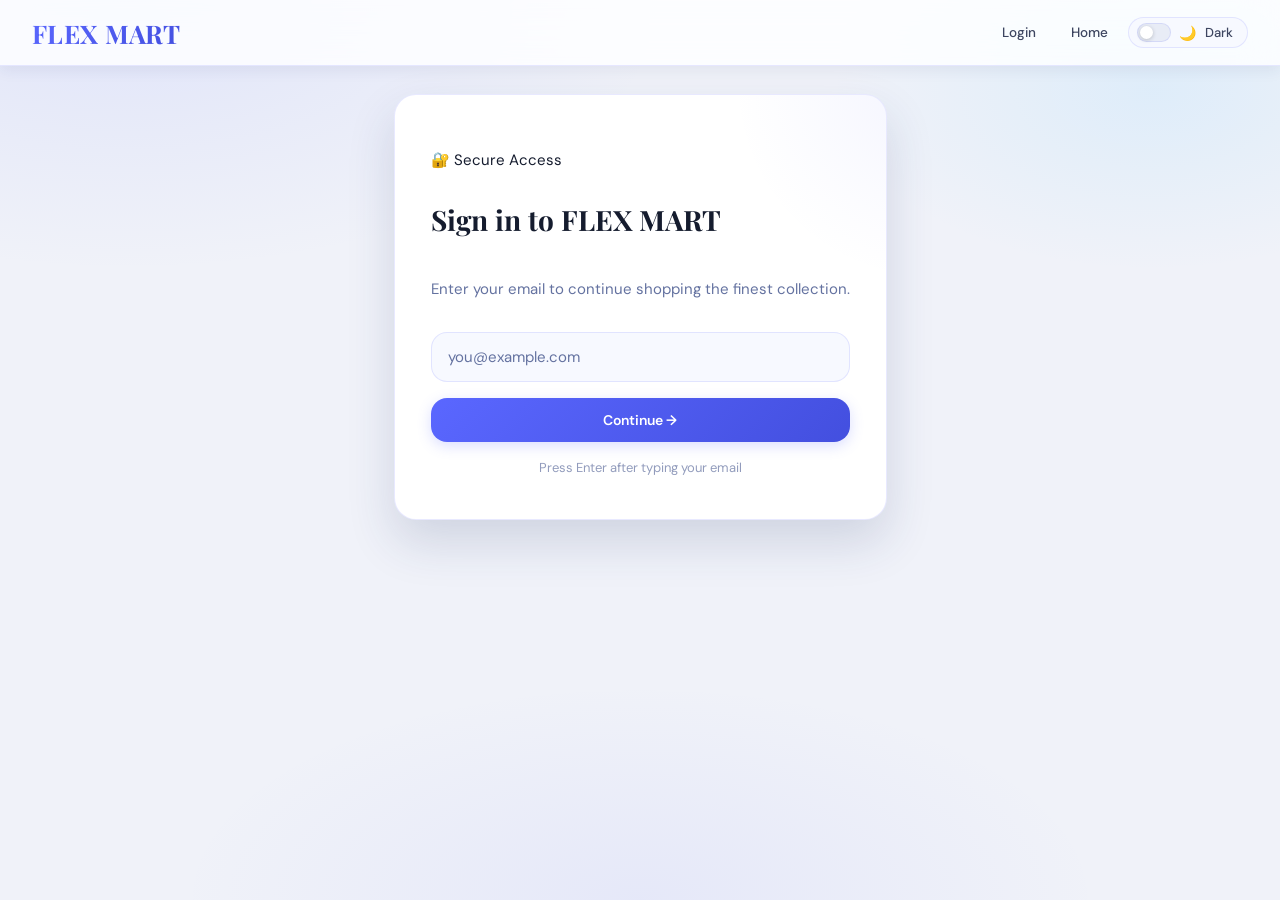
<file: index.html>
<!DOCTYPE html>
<html lang="en">
<head>
  <meta charset="UTF-8" />
  <meta name="viewport" content="width=device-width, initial-scale=1.0" />
  <title>FLEX MART</title>
  <link rel="stylesheet" href="styles.css" />
  <script src="theme.js"></script>
</head>
<body>
  <header class="site-header">
    <h1>FLEX MART</h1>
    <div class="header-actions">
      <button class="nav-link" onclick="window.location.href='index.html'">Home</button>
      <button class="nav-link" onclick="goToCart()">Cart</button>
      <button class="nav-link" onclick="window.location.href='checkout.html'">Checkout</button>
      <button class="nav-link" onclick="openAiHelp()">AI Help</button>
      <button class="theme-toggle" onclick="toggleTheme()" aria-label="Toggle theme">
        <div class="toggle-track"><div class="toggle-thumb"></div></div>
        <span class="toggle-icon" id="themeIcon">🌙</span>
        <span id="themeLabel">Dark</span>
      </button>
      <button class="logout-btn" onclick="logout()">Logout</button>
    </div>
  </header>

  <main class="page-shell">
    <section class="hero">
      <div class="hero-copy">
        <p class="badge">✨ Premium Collection</p>
        <h2>Shop luxury essentials with confidence.</h2>
        <p class="subtext">Modern designs, curated brands, and seamless checkout for a polished shopping experience.</p>
      </div>
      <div class="hero-actions">
        <button class="primary-btn" onclick="window.location.href='cart.html'">View Cart</button>
        <button class="secondary-btn" onclick="document.getElementById('productSearch').focus()">Search Products</button>
      </div>
      <div class="search-box">
        <input id="productSearch" class="text-input" type="search" placeholder="Search products, brands, or categories" oninput="onSearchInput(event)" />
      </div>
      <div id="typeNav" class="type-nav"></div>
    </section>

    <div id="message" class="message hidden"></div>
    <div id="products" class="grid"></div>
  </main>

  <script src="store.js"></script>
  <script src="script.js"></script>
  <script src="ai.js"></script>

  <div id="aiHelpModal" class="modal-overlay">
    <div class="modal-content">
      <button class="close-modal" onclick="closeAiHelp()">×</button>
      <h2>AI Product Assistant</h2>
      <p>Ask any question about products, cart, payment, or orders and the AI will guide you.</p>
      <div id="aiChatOutput" class="ai-chat-output"></div>
      <div class="ai-input-row">
        <input id="aiChatInput" type="text" placeholder="Describe your problem..." />
        <button class="primary-btn" onclick="sendAiMessage()">Send</button>
      </div>
    </div>
  </div>
</body>
</html>
</file>
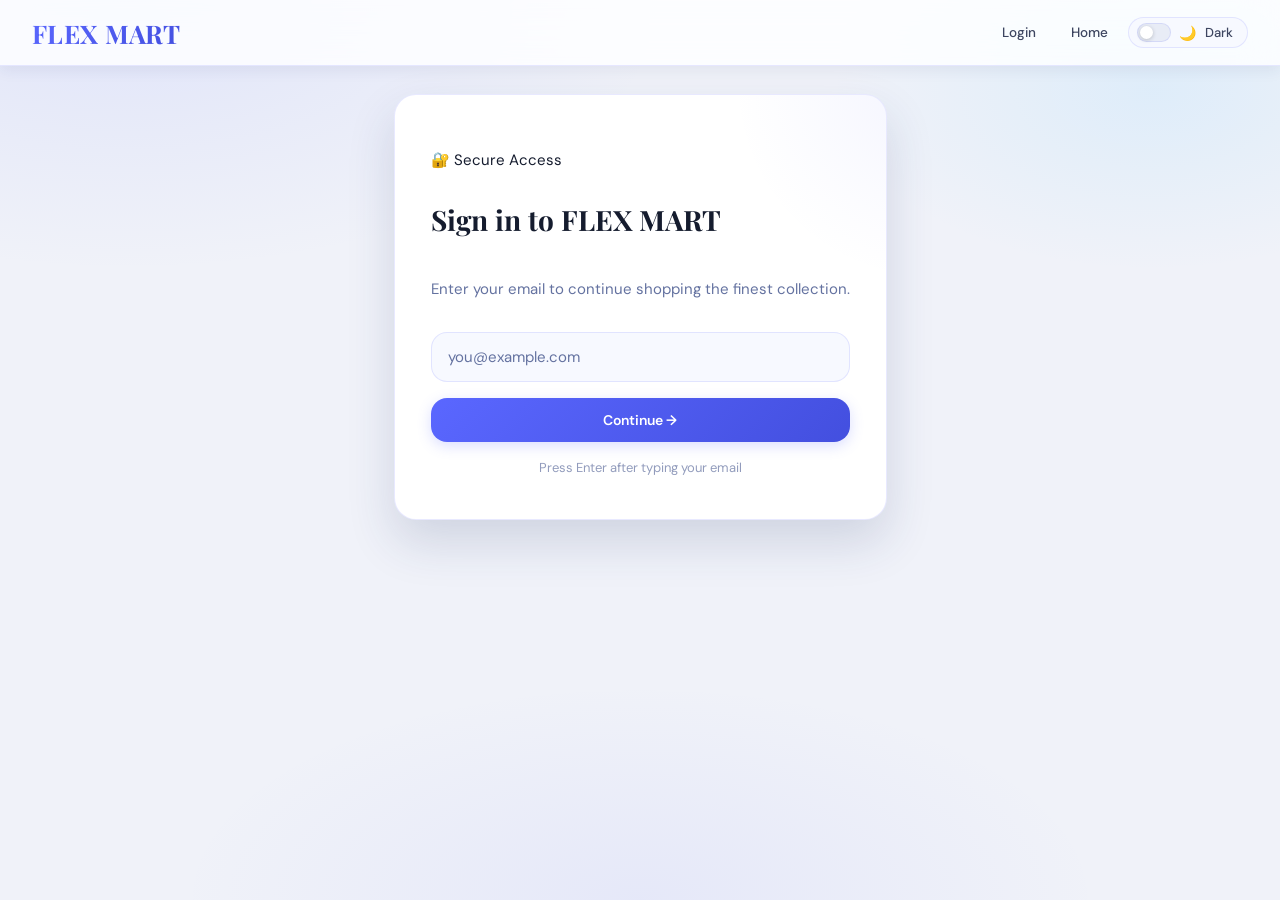
<file: cart.html>
<!DOCTYPE html>
<html lang="en">
<head>
  <meta charset="UTF-8" />
  <meta name="viewport" content="width=device-width, initial-scale=1.0" />
  <title>FLEX MART - Cart</title>
  <link rel="stylesheet" href="styles.css" />
  <script src="theme.js"></script>
</head>
<body>
  <header class="site-header">
    <h1>FLEX MART</h1>
    <div class="header-actions">
      <button class="nav-link" onclick="window.location.href='index.html'">Home</button>
      <button class="nav-link" onclick="window.location.href='cart.html'">Cart</button>
      <button class="nav-link" onclick="window.location.href='checkout.html'">Checkout</button>
      <button class="nav-link" onclick="openAiHelp()">AI Help</button>
      <button class="theme-toggle" onclick="toggleTheme()" aria-label="Toggle theme">
        <div class="toggle-track"><div class="toggle-thumb"></div></div>
        <span class="toggle-icon" id="themeIcon">🌙</span>
        <span id="themeLabel">Dark</span>
      </button>
      <button class="logout-btn" onclick="logout()">Logout</button>
    </div>
  </header>

  <main class="page-shell">
    <section class="hero">
      <p class="badge">🛒 Shopping Cart</p>
      <h2>Review & manage your items</h2>
      <p class="subtext">Everything you've added in one place, ready for checkout anytime.</p>
    </section>

    <div id="message" class="message hidden"></div>
    
    <div class="cart-container">
      <div class="cart-items-section">
        <div id="cart" class="cart-list"></div>
      </div>
      
      <aside class="cart-summary-sidebar">
        <div class="summary-card">
          <h3>Order Summary</h3>
          <div class="summary-break">
            <div class="summary-row">
              <span>Subtotal</span>
              <span id="subtotal">₹0</span>
            </div>
            <div class="summary-row">
              <span>Shipping</span>
              <span>Free</span>
            </div>
            <div class="summary-row">
              <span>Tax (est.)</span>
              <span>₹0</span>
            </div>
          </div>
          <div class="summary-total">
            <h2 id="total">Total: ₹0</h2>
          </div>
          <button class="primary-btn" onclick="checkout()">Proceed to Checkout →</button>
          <button class="secondary-btn" style="width: 100%; margin-top: 10px;" onclick="window.location.href='index.html'">Continue Shopping</button>
        </div>
      </aside>
    </div>
  </main>

  <script src="store.js"></script>
  <script src="cart.js"></script>
  <script src="ai.js"></script>

  <div id="aiHelpModal" class="modal-overlay">
    <div class="modal-content">
      <button class="close-modal" onclick="closeAiHelp()">×</button>
      <h2>AI Product Assistant</h2>
      <p>Ask any question about products, cart, payment, or orders and the AI will guide you.</p>
      <div id="aiChatOutput" class="ai-chat-output"></div>
      <div class="ai-input-row">
        <input id="aiChatInput" type="text" placeholder="Describe your problem..." />
        <button class="primary-btn" onclick="sendAiMessage()">Send</button>
      </div>
    </div>
  </div>
</body>
</html>
</file>
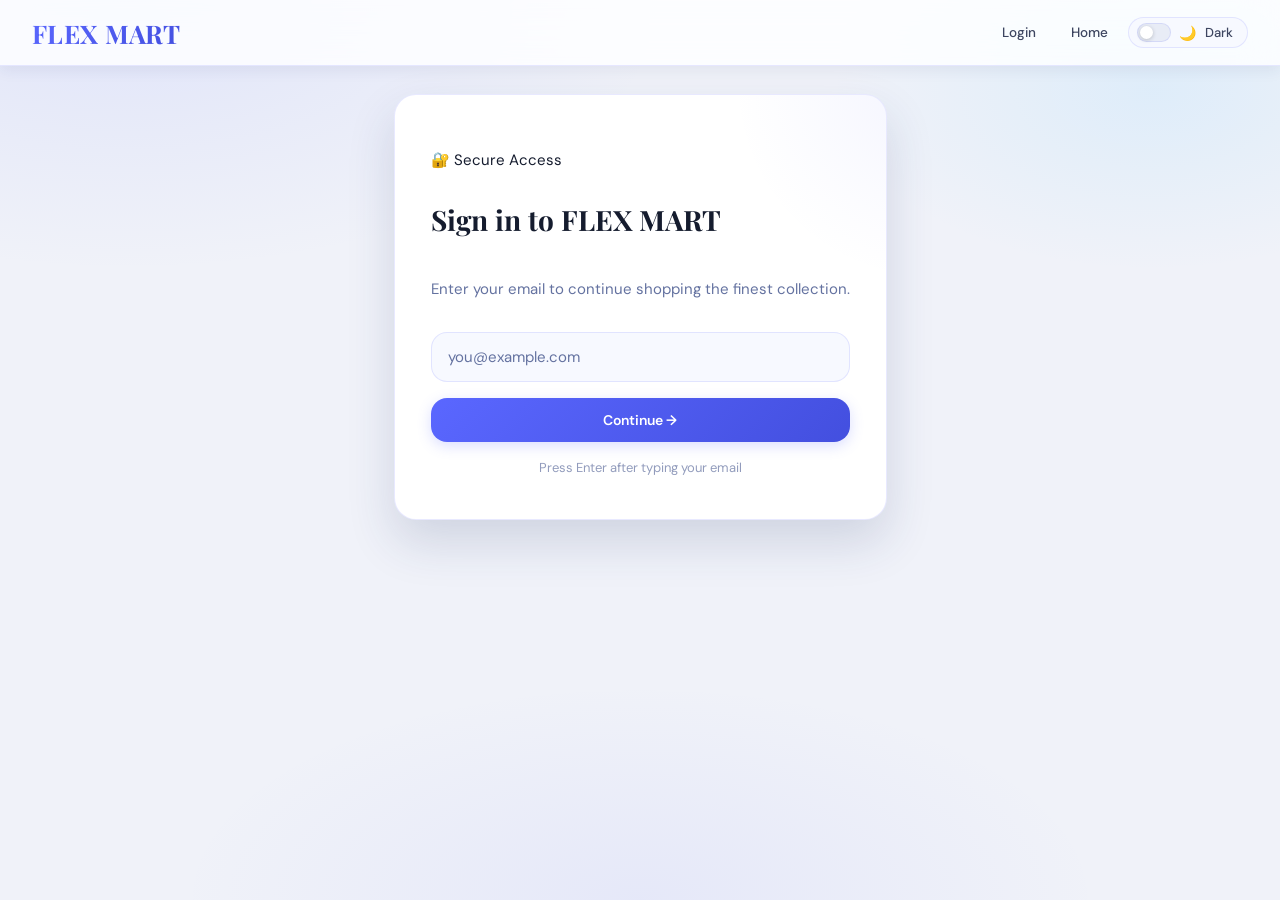
<file: checkout.html>
<!DOCTYPE html>
<html lang="en">
<head>
  <meta charset="UTF-8" />
  <meta name="viewport" content="width=device-width, initial-scale=1.0" />
  <title>FLEX MART - Checkout</title>
  <link rel="stylesheet" href="styles.css" />
  <script src="theme.js"></script>
</head>
<body>
  <header class="site-header">
    <h1>FLEX MART</h1>
    <div class="header-actions">
      <button class="nav-link" onclick="window.location.href='index.html'">Home</button>
      <button class="nav-link" onclick="window.location.href='cart.html'">Cart</button>
      <button class="nav-link" onclick="window.location.href='checkout.html'">Checkout</button>
      <button class="nav-link" onclick="openAiHelp()">AI Help</button>
      <button class="theme-toggle" onclick="toggleTheme()" aria-label="Toggle theme">
        <div class="toggle-track"><div class="toggle-thumb"></div></div>
        <span class="toggle-icon" id="themeIcon">🌙</span>
        <span id="themeLabel">Dark</span>
      </button>
      <button class="logout-btn" onclick="logout()">Logout</button>
    </div>
  </header>

  <main class="page-shell checkout-shell">
    <section class="checkout-header">
      <p class="badge">✅ Secure Checkout</p>
      <h2>Complete your purchase</h2>
      <p class="subtext">Review your items and delivery details before confirming.</p>
    </section>

    <div id="message" class="message hidden"></div>
    
    <div class="checkout-wrapper">
      <div class="checkout-form-section">
        <form id="checkoutForm">
          <h3>Delivery Address</h3>
          <input type="text" id="name" class="text-input" placeholder="Full Name" required>
          <input type="text" id="address" class="text-input" placeholder="Street Address" required>
          <input type="text" id="city" class="text-input" placeholder="City" required>
          <input type="text" id="state" class="text-input" placeholder="State" required>
          <input type="text" id="zip" class="text-input" placeholder="ZIP Code" required>
          <input type="text" id="phone" class="text-input" placeholder="Phone Number" required>
          
          <h3 style="margin-top: 32px;">Payment Method</h3>
          <select id="paymentMethod" class="text-input" required>
            <option value="">Select Payment Method</option>
            <option value="cod">Cash on Delivery</option>
            <option value="upi">UPI</option>
            <option value="card">Credit/Debit Card</option>
          </select>
          <button type="submit" class="primary-btn" style="margin-top: 24px;">Place Order →</button>
        </form>
        <div id="upiQrContainer" class="qr-container hidden"></div>
      </div>
      
      <aside class="checkout-summary-sidebar">
        <div class="summary-card">
          <h3>Order Review</h3>
          <div id="checkoutItems" class="checkout-items-preview"></div>
          <div class="summary-break">
            <div class="summary-row">
              <span>Subtotal</span>
              <span id="checkoutSubtotal">₹0</span>
            </div>
            <div class="summary-row">
              <span>Shipping</span>
              <span class="free-tag">Free</span>
            </div>
            <div class="summary-row">
              <span>Tax (est.)</span>
              <span id="checkoutTax">₹0</span>
            </div>
          </div>
          <div class="summary-total">
            <h2 id="checkoutTotal">Total: ₹0</h2>
          </div>
        </div>
      </aside>
    </div>
  </main>

  <script src="store.js"></script>
  <script src="checkout.js"></script>
  <script src="ai.js"></script>

  <div id="aiHelpModal" class="modal-overlay">
    <div class="modal-content">
      <button class="close-modal" onclick="closeAiHelp()">×</button>
      <h2>AI Product Assistant</h2>
      <p>Ask any question about products, cart, payment, or orders and the AI will guide you.</p>
      <div id="aiChatOutput" class="ai-chat-output"></div>
      <div class="ai-input-row">
        <input id="aiChatInput" type="text" placeholder="Describe your problem..." />
        <button class="primary-btn" onclick="sendAiMessage()">Send</button>
      </div>
    </div>
  </div>
</body>
</html>

<!-- Modal -->
<div id="successModal" class="modal-overlay">
  <div class="modal-content">
    <h2>Order Placed Successfully!</h2>
    <p>Your order has been confirmed. You will be redirected shortly.</p>
  </div>
</div>
</file>
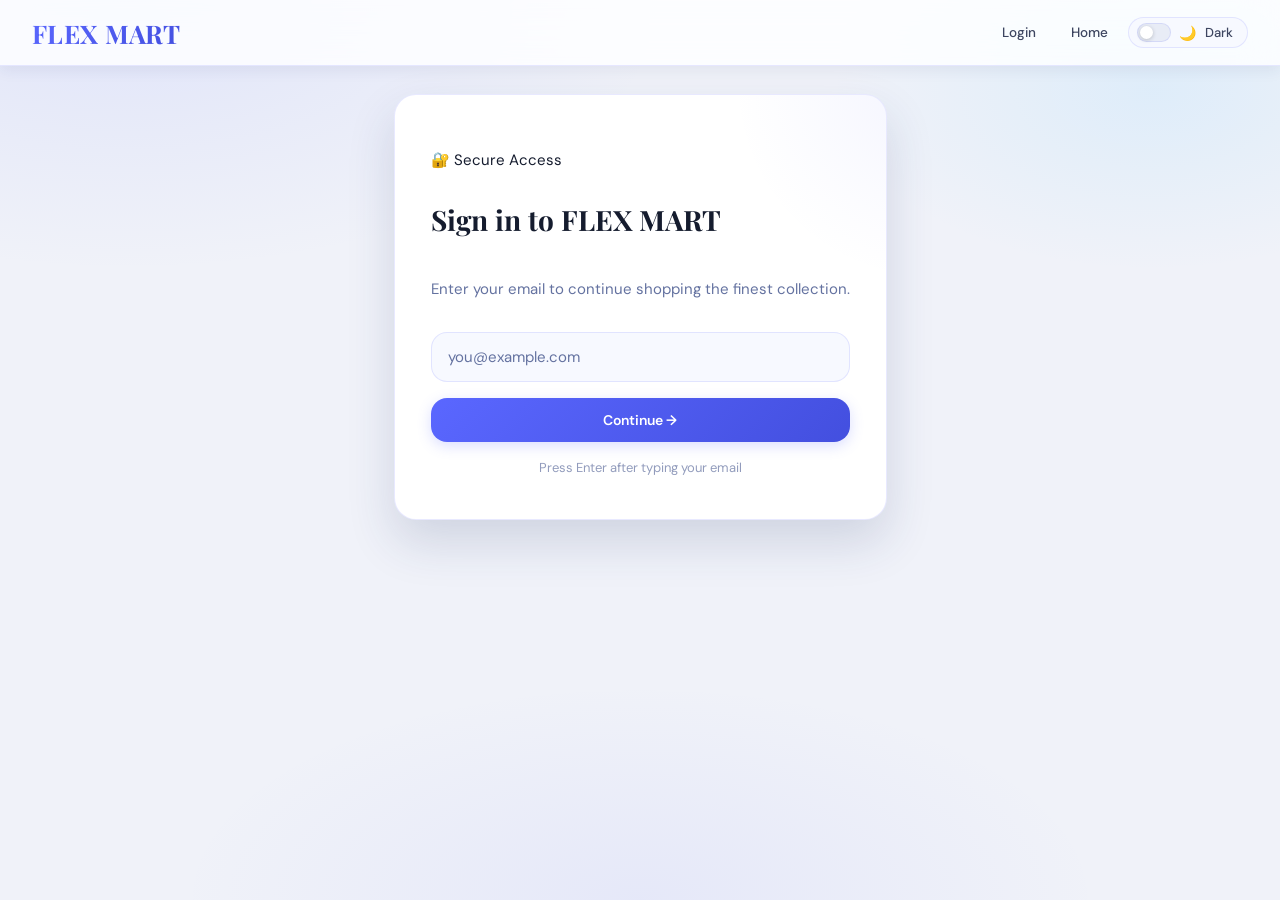
<file: login.html>
<!DOCTYPE html>
<html lang="en">
<head>
  <meta charset="UTF-8" />
  <meta name="viewport" content="width=device-width, initial-scale=1.0" />
  <title>FLEX MART - Login</title>
  <link rel="stylesheet" href="styles.css" />
  <script src="theme.js"></script>
</head>
<body>
  <header class="site-header">
    <h1>FLEX MART</h1>
    <div class="header-actions">
      <button class="nav-link" onclick="window.location.href='login.html'">Login</button>
      <button class="nav-link" onclick="window.location.href='index.html'">Home</button>
      <button class="theme-toggle" onclick="toggleTheme()" aria-label="Toggle theme">
        <div class="toggle-track"><div class="toggle-thumb"></div></div>
        <span class="toggle-icon" id="themeIcon">🌙</span>
        <span id="themeLabel">Dark</span>
      </button>
    </div>
  </header>

  <main class="page-shell">
    <section class="checkout-card auth-card">
      <p class="badge">🔐 Secure Access</p>
      <h2>Sign in to FLEX MART</h2>
      <p class="subtext">Enter your email to continue shopping the finest collection.</p>
      <div id="message" class="message hidden"></div>
      <input id="emailInput" class="text-input" type="email" placeholder="you@example.com" autocomplete="email" />
      <button class="primary-btn" onclick="login()">Continue →</button>
      <p class="subtext" style="text-align:center; font-size:13px; margin:0; opacity: 0.7;">Press Enter after typing your email</p>
    </section>
  </main>

  <script src="store.js"></script>
  <script src="login.js"></script>
</body>
</html>
</file>
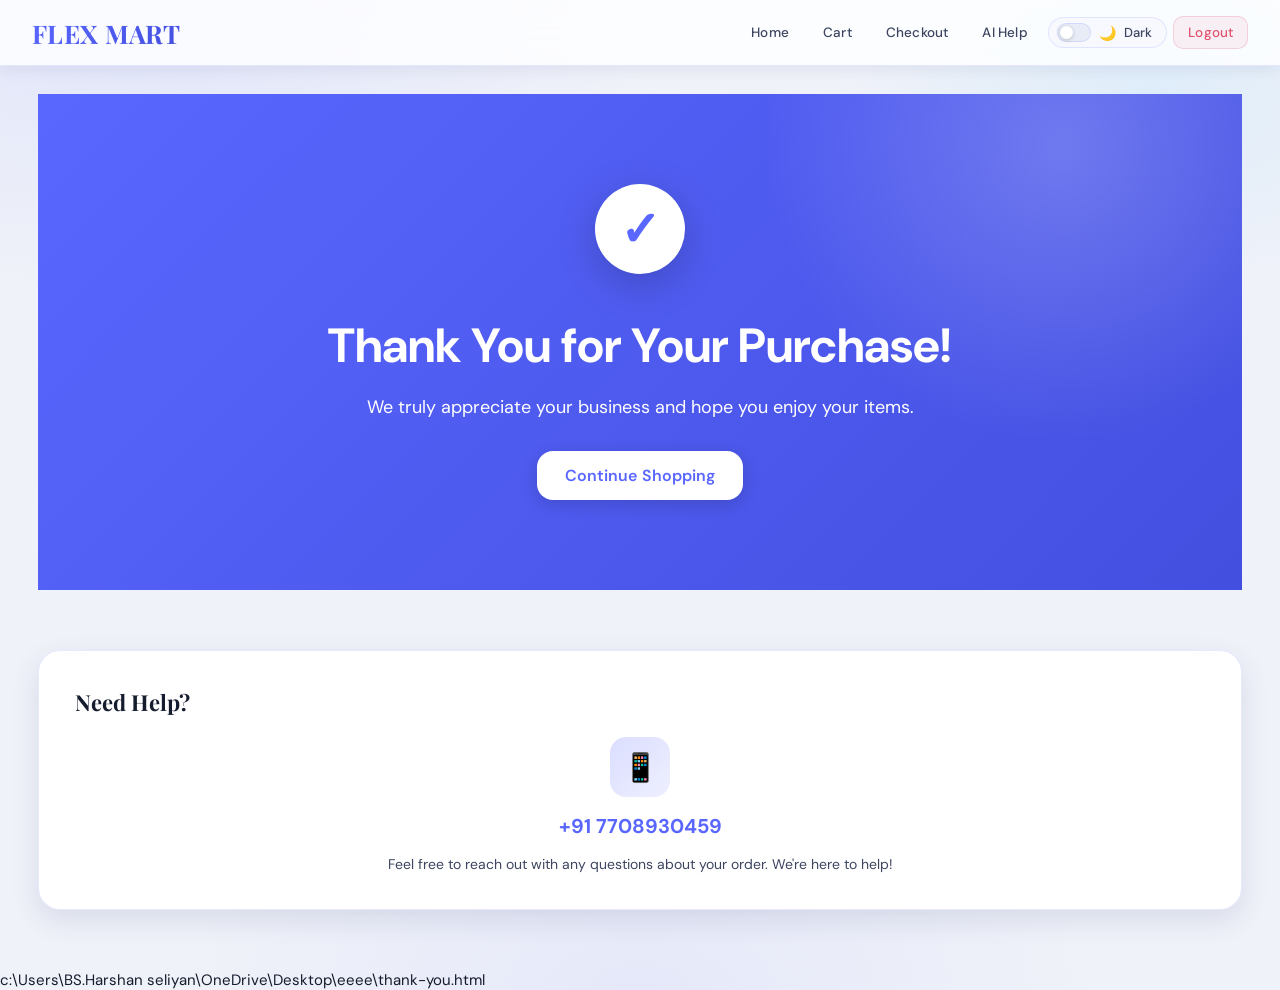
<file: thank-you.html>
<!DOCTYPE html>
<html lang="en">
<head>
  <meta charset="UTF-8" />
  <meta name="viewport" content="width=device-width, initial-scale=1.0" />
  <title>Thank You - FLEX MART</title>
  <link rel="stylesheet" href="styles.css" />
  <script src="theme.js"></script>
  <style>
    .thank-you-hero {
      text-align: center;
      padding: 90px 32px;
      background: linear-gradient(135deg, var(--accent), var(--accent-deep));
      color: white;
      animation: fadeInUp 1s ease both;
      position: relative;
      overflow: hidden;
    }

    .thank-you-hero::before {
      content: '';
      position: absolute;
      top: -50%;
      right: -10%;
      width: 600px;
      height: 600px;
      background: radial-gradient(circle, rgba(255,255,255,0.2) 0%, transparent 70%);
      border-radius: 50%;
      pointer-events: none;
    }

    .thank-you-hero h1 {
      font-size: clamp(32px, 5vw, 48px);
      margin-bottom: 16px;
      animation: bounceIn 1.2s ease both 0.3s;
      position: relative;
      z-index: 1;
    }

    .thank-you-hero p {
      font-size: 18px;
      margin-bottom: 32px;
      opacity: 0.95;
      animation: fadeIn 1s ease both 0.6s;
      position: relative;
      z-index: 1;
    }

    .checkmark {
      width: 90px;
      height: 90px;
      border-radius: 50%;
      background: white;
      display: flex;
      align-items: center;
      justify-content: center;
      margin: 0 auto 24px;
      animation: checkmark 0.8s ease both 0.9s;
      box-shadow: 0 10px 40px rgba(0,0,0,0.2);
      position: relative;
      z-index: 1;
    }

    .checkmark::after {
      content: '✓';
      font-size: 48px;
      color: var(--accent);
      font-weight: bold;
      animation: checkmarkFill 0.6s ease both 1.5s;
    }

    .back-btn {
      background: white;
      color: var(--accent);
      border: none;
      padding: 14px 28px;
      border-radius: var(--radius-md);
      font-size: 16px;
      font-weight: 600;
      cursor: pointer;
      transition: all 0.3s ease;
      animation: fadeIn 1s ease both 1.2s;
      box-shadow: 0 4px 16px rgba(0,0,0,0.15);
      position: relative;
      z-index: 1;
    }

    .back-btn:hover {
      transform: translateY(-3px);
      box-shadow: 0 8px 24px rgba(0,0,0,0.25);
    }

    /* Contact Section */
    .contact-section {
      background: var(--panel);
      border: 1px solid var(--border);
      border-radius: var(--radius-lg);
      padding: 36px;
      margin-top: 40px;
      animation: fadeInUp 1s ease both 1.5s;
      box-shadow: var(--shadow-md);
      position: relative;
    }

    .contact-icon-box {
      width: 60px;
      height: 60px;
      background: linear-gradient(135deg, var(--accent-glow), rgba(90,103,255,0.1));
      border-radius: var(--radius-md);
      display: flex;
      align-items: center;
      justify-content: center;
      margin: 0 auto 16px;
      transform: scale(0);
      animation: scaleIn 0.6s ease both 1.7s;
    }

    .contact-section h3 {
      font-family: var(--font-display);
      font-size: 22px;
      margin: 0 0 20px;
      color: var(--text);
      font-weight: 700;
    }

    .contact-info {
      display: flex;
      align-items: center;
      justify-content: center;
      gap: 12px;
      margin-bottom: 16px;
    }

    .contact-info a {
      color: var(--accent);
      text-decoration: none;
      font-weight: 700;
      font-size: 20px;
      transition: all 0.3s ease;
    }

    .contact-info a:hover {
      color: var(--accent-deep);
      transform: scale(1.05);
    }

    .contact-icon {
      font-size: 28px;
    }

    @keyframes fadeInUp {
      from { opacity: 0; transform: translateY(40px); }
      to { opacity: 1; transform: translateY(0); }
    }

    @keyframes bounceIn {
      0% { transform: scale(0.3) rotate(-20deg); opacity: 0; }
      50% { transform: scale(1.1); }
      70% { transform: scale(0.95); }
      100% { transform: scale(1) rotate(0); opacity: 1; }
    }

    @keyframes scaleIn {
      from { transform: scale(0) rotate(-30deg); }
      to { transform: scale(1) rotate(0); }
    }

    @keyframes checkmarkFill {
      from { transform: scale(0); }
      to { transform: scale(1); }
    }

    @keyframes fadeIn {
      from { opacity: 0; }
      to { opacity: 1; }
    }

    @keyframes checkmark {
      0% { transform: scale(0) rotate(-20deg); }
      100% { transform: scale(1) rotate(0); }
    }

    /* Confetti animation */
    .confetti {
      position: absolute;
      top: 0;
      left: 0;
      width: 100%;
      height: 100%;
      pointer-events: none;
      overflow: hidden;
    }

    .confetti-piece {
      position: absolute;
      width: 10px;
      height: 10px;
      background: #fff;
      animation: fall 3s linear 1 forwards;
      opacity: 1;
    }

    .confetti-piece:nth-child(odd) {
      background: var(--success);
    }

    .confetti-piece:nth-child(3n) {
      background: var(--accent);
    }

    .confetti-piece:nth-child(5n) {
      background: var(--accent-glow);
    }

    @keyframes fall {
      0% { 
        transform: translateY(-100vh) rotate(0deg); 
        opacity: 1;
      }
      100% { 
        transform: translateY(100vh) rotate(360deg); 
        opacity: 0;
      }
    }
  </style>
</head>
<body>
  <header class="site-header">
    <h1>FLEX MART</h1>
    <div class="header-actions">
      <button class="nav-link" onclick="window.location.href='index.html'">Home</button>
      <button class="nav-link" onclick="goToCart()">Cart</button>
      <button class="nav-link" onclick="window.location.href='checkout.html'">Checkout</button>
      <button class="nav-link" onclick="openAiHelp()">AI Help</button>
      <button class="theme-toggle" onclick="toggleTheme()" aria-label="Toggle theme">
        <div class="toggle-track"><div class="toggle-thumb"></div></div>
        <span class="toggle-icon" id="themeIcon">🌙</span>
        <span id="themeLabel">Dark</span>
      </button>
      <button class="logout-btn" onclick="logout()">Logout</button>
    </div>
  </header>

  <main class="page-shell">
    <section class="thank-you-hero">
      <div class="confetti" id="confetti"></div>
      <div class="checkmark"></div>
      <h1>Thank You for Your Purchase!</h1>
      <p>We truly appreciate your business and hope you enjoy your items.</p>
      <button class="back-btn" onclick="window.location.href='index.html'">Continue Shopping</button>
    </section>

    <section class="contact-section">
      <h3>Need Help?</h3>
      <div class="contact-icon-box">
        <span class="contact-icon">📱</span>
      </div>
      <div class="contact-info">
        <a href="tel:+917708930459">+91 7708930459</a>
      </div>
      <p style="text-align: center; color: var(--text2); margin: 0; font-size: 14px;">Feel free to reach out with any questions about your order. We're here to help!</p>
    </section>
  </main>

  <script src="store.js"></script>
  <script>
    // Play celebration sound on page load
    window.addEventListener('load', () => {
      const preferredAudioUrl = "google_pay.mp3";
      const fallbackAudioUrl = "https://actions.google.com/sounds/v1/alarms/alarm_clock.ogg";
      const bonusAudioUrl = "event.mp3"; // additional feel-good tone

      const play = url => {
        const audio = new Audio(url);
        audio.volume = 1.0;
        return audio.play();
      };

      play(preferredAudioUrl)
        .then(() => play(bonusAudioUrl).catch(err => console.warn("Bonus audio failed", err)))
        .catch(err => {
          console.warn("Storyblocks sound failed, using fallback audio", err);
          play(fallbackAudioUrl)
            .then(() => play(bonusAudioUrl).catch(err2 => console.warn("Bonus audio failed", err2)))
            .catch(err2 => {
              console.error("Fallback play failed", err2);
              play(bonusAudioUrl).catch(err3 => console.error("Bonus audio failed", err3));
            });
        });
    });

    // Generate confetti
    function createConfetti() {
      const confetti = document.getElementById('confetti');
      for (let i = 0; i < 50; i++) {
        const piece = document.createElement('div');
        piece.className = 'confetti-piece';
        piece.style.left = Math.random() * 100 + '%';
        piece.style.animationDelay = Math.random() * 3 + 's';
        piece.style.animationDuration = (Math.random() * 2 + 3) + 's';
        confetti.appendChild(piece);
      }
    }

    createConfetti();

    // Auto redirect after 5 seconds
    setTimeout(() => {
      window.location.href = 'index.html';
    }, 5000);
  </script>
  <script src="ai.js"></script>

  <div id="aiHelpModal" class="modal-overlay">
    <div class="modal-content">
      <button class="close-modal" onclick="closeAiHelp()">×</button>
      <h2>AI Product Assistant</h2>
      <p>Ask any question about products, cart, payment, or orders and the AI will guide you.</p>
      <div id="aiChatOutput" class="ai-chat-output"></div>
      <div class="ai-input-row">
        <input id="aiChatInput" type="text" placeholder="Describe your problem..." />
        <button class="primary-btn" onclick="sendAiMessage()">Send</button>
      </div>
    </div>
  </div>
</body>
</html></content>
<parameter name="filePath">c:\Users\BS.Harshan seliyan\OneDrive\Desktop\eeee\thank-you.html
</file>
<file: styles.css>
@import url('https://fonts.googleapis.com/css2?family=Playfair+Display:wght@500;600;700&family=DM+Sans:ital,opsz,wght@0,9..40,300;0,9..40,400;0,9..40,500;0,9..40,600;1,9..40,300&display=swap');

:root {
  --bg:          #f0f2f9;
  --bg2:         #e8ecf6;
  --panel:       #ffffff;
  --panel-soft:  #f7f9ff;
  --panel-hover: #f0f4ff;
  --border:      rgba(90,103,255,0.14);
  --border-active: rgba(90,103,255,0.40);
  --text:        #151c2e;
  --text2:       #3d4560;
  --muted:       #6472a0;
  --accent:      #5a67ff;
  --accent-deep: #434fdf;
  --accent-glow: rgba(90,103,255,0.22);
  --danger:      #e0526e;
  --success:     #28a968;
  --success-bg:  rgba(40,169,104,0.10);
  --shadow-sm:   0 4px 14px rgba(37,55,105,0.08);
  --shadow-md:   0 10px 28px rgba(37,55,105,0.12);
  --shadow-lg:   0 22px 48px rgba(37,55,105,0.16);
  --radius-sm:   10px;
  --radius-md:   16px;
  --radius-lg:   22px;
  --header-bg:   rgba(255,255,255,0.82);
  --card-bg:     linear-gradient(160deg,#f7f9ff,#ffffff);
  --hero-bg:     linear-gradient(145deg,rgba(255,255,255,0.97),rgba(244,248,255,0.97));
  --font-body:   'DM Sans', sans-serif;
  --font-display:'Playfair Display', Georgia, serif;
  --transition:  0.3s cubic-bezier(0.22,1,0.36,1);
}

[data-theme="dark"] {
  --bg:          #0d0f1a;
  --bg2:         #121524;
  --panel:       #181c2e;
  --panel-soft:  #1e2236;
  --panel-hover: #232840;
  --border:      rgba(120,135,255,0.14);
  --border-active: rgba(120,135,255,0.42);
  --text:        #e8ecff;
  --text2:       #b0b8d8;
  --muted:       #7880a8;
  --accent:      #7481ff;
  --accent-deep: #5a67ff;
  --accent-glow: rgba(116,129,255,0.20);
  --danger:      #f07090;
  --success:     #3ecf84;
  --success-bg:  rgba(62,207,132,0.10);
  --shadow-sm:   0 4px 14px rgba(0,0,0,0.30);
  --shadow-md:   0 10px 28px rgba(0,0,0,0.38);
  --shadow-lg:   0 22px 48px rgba(0,0,0,0.45);
  --header-bg:   rgba(18,21,36,0.88);
  --card-bg:     linear-gradient(160deg,#1e2236,#181c2e);
  --hero-bg:     linear-gradient(145deg,rgba(24,28,46,0.98),rgba(20,24,42,0.97));
}

*, *::before, *::after { box-sizing: border-box; }
html { scroll-behavior: smooth; }

body {
  margin: 0;
  font-family: var(--font-body);
  font-size: 15px;
  color: var(--text);
  min-height: 100vh;
  overflow-x: hidden;
  transition: background-color 0.4s ease, color 0.4s ease;
  background-color: var(--bg);
  background-image:
    radial-gradient(ellipse 70% 50% at 10% 0%, rgba(117,136,255,0.13) 0%, transparent 60%),
    radial-gradient(ellipse 50% 40% at 90% 10%, rgba(94,197,255,0.12) 0%, transparent 50%),
    radial-gradient(ellipse 60% 40% at 50% 100%, rgba(90,103,255,0.07) 0%, transparent 60%);
}

[data-theme="dark"] body {
  background-image:
    radial-gradient(ellipse 70% 50% at 10% 0%, rgba(90,103,255,0.12) 0%, transparent 60%),
    radial-gradient(ellipse 50% 40% at 90% 10%, rgba(60,100,200,0.10) 0%, transparent 50%),
    radial-gradient(ellipse 60% 40% at 50% 100%, rgba(90,103,255,0.06) 0%, transparent 60%);
}

/* HEADER */
.site-header {
  display: flex;
  justify-content: space-between;
  align-items: center;
  padding: 0 32px;
  height: 66px;
  background: var(--header-bg);
  backdrop-filter: blur(18px) saturate(180%);
  -webkit-backdrop-filter: blur(18px) saturate(180%);
  border-bottom: 1px solid var(--border);
  box-shadow: var(--shadow-sm);
  position: sticky;
  top: 0;
  z-index: 100;
  animation: slideDown 0.5s ease both;
  transition: background 0.4s ease, border-color 0.4s ease;
}

.site-header h1 {
  margin: 0;
  font-family: var(--font-display);
  font-weight: 700;
  font-size: clamp(18px, 2vw, 26px);
  letter-spacing: 0.3px;
  background: linear-gradient(135deg, var(--accent), var(--accent-deep));
  -webkit-background-clip: text;
  -webkit-text-fill-color: transparent;
  background-clip: text;
}

.header-actions {
  display: flex;
  align-items: center;
  gap: 6px;
  flex-wrap: wrap;
  justify-content: flex-end;
}

/* THEME TOGGLE */
.theme-toggle {
  display: inline-flex;
  align-items: center;
  gap: 8px;
  background: var(--panel-soft);
  border: 1px solid var(--border);
  border-radius: 999px;
  padding: 5px 14px 5px 8px;
  cursor: pointer;
  font-family: var(--font-body);
  font-size: 13px;
  font-weight: 500;
  color: var(--text2);
  transition: var(--transition);
  min-height: unset;
  box-shadow: none;
  white-space: nowrap;
}

.theme-toggle:hover {
  border-color: var(--border-active);
  background: var(--panel-hover);
  transform: translateY(-1px);
  box-shadow: var(--shadow-sm);
}

.theme-toggle:active { transform: translateY(0); filter: none; }

.toggle-track {
  width: 34px;
  height: 19px;
  border-radius: 999px;
  background: var(--bg2);
  border: 1px solid var(--border);
  position: relative;
  transition: background 0.3s ease, border-color 0.3s ease;
  flex-shrink: 0;
}

[data-theme="dark"] .toggle-track {
  background: linear-gradient(135deg, var(--accent), var(--accent-deep));
  border-color: transparent;
}

.toggle-thumb {
  width: 13px;
  height: 13px;
  background: #fff;
  border-radius: 50%;
  position: absolute;
  top: 2px;
  left: 2px;
  transition: transform 0.3s cubic-bezier(0.34,1.56,0.64,1);
  box-shadow: 0 1px 4px rgba(0,0,0,0.2);
}

[data-theme="dark"] .toggle-thumb { transform: translateX(15px); }

.toggle-icon { font-size: 14px; line-height: 1; }

/* NAV BUTTONS */
.nav-link {
  background: transparent;
  border: none;
  color: var(--text2);
  font-family: var(--font-body);
  font-size: 13.5px;
  font-weight: 500;
  padding: 7px 14px;
  border-radius: var(--radius-sm);
  cursor: pointer;
  transition: color var(--transition), background var(--transition);
  box-shadow: none;
  letter-spacing: 0.2px;
}

.nav-link:hover {
  color: var(--text);
  background: var(--panel-hover);
  transform: none;
  box-shadow: none;
}

.nav-link:active { transform: none; filter: none; }

.logout-btn {
  background: rgba(224,82,110,0.08);
  border: 1px solid rgba(224,82,110,0.2);
  color: var(--danger);
  font-family: var(--font-body);
  font-size: 13.5px;
  font-weight: 500;
  padding: 7px 14px;
  border-radius: var(--radius-sm);
  cursor: pointer;
  transition: var(--transition);
  box-shadow: none;
}

.logout-btn:hover {
  background: rgba(224,82,110,0.14);
  border-color: rgba(224,82,110,0.4);
  transform: translateY(-1px);
  box-shadow: 0 4px 12px rgba(224,82,110,0.18);
}

.secondary-btn {
  color: var(--text2);
  background: transparent;
  border: 1px solid var(--border);
  font-family: var(--font-body);
  font-size: 13.5px;
  font-weight: 500;
  padding: 7px 14px;
  border-radius: var(--radius-sm);
  cursor: pointer;
  transition: var(--transition);
}

.secondary-btn:hover {
  border-color: var(--border-active);
  color: var(--text);
  background: var(--panel-hover);
  transform: none;
  box-shadow: none;
}

/* LAYOUT */
.page-shell {
  width: min(1280px, 94vw);
  margin: 28px auto 60px;
  display: grid;
  gap: 20px;
  animation: fadeUp 0.7s ease both;
}

/* HERO */
.hero {
  background: linear-gradient(160deg, rgba(90,103,255,0.10), rgba(255,255,255,0.96));
  border: 1px solid rgba(90,103,255,0.16);
  border-radius: calc(var(--radius-lg) + 2px);
  padding: 44px 42px 30px;
  box-shadow: 0 28px 80px rgba(37,55,105,0.08);
  position: relative;
  overflow: hidden;
  transition: box-shadow var(--transition), border-color var(--transition);
}

.hero::before {
  content: '';
  position: absolute;
  top: -50px; right: -60px;
  width: 320px; height: 320px;
  border-radius: 50%;
  background: radial-gradient(circle, rgba(90,103,255,0.16) 0%, transparent 68%);
  pointer-events: none;
}

.hero:hover {
  box-shadow: 0 32px 96px rgba(37,55,105,0.12);
  border-color: rgba(90,103,255,0.24);
}

.hero-copy {
  max-width: 660px;
}

.hero-actions {
  display: flex;
  flex-wrap: wrap;
  gap: 12px;
  margin: 24px 0 20px;
}

.secondary-btn {
  display: inline-flex;
  align-items: center;
  justify-content: center;
  gap: 8px;
  border: 1px solid rgba(90,103,255,0.24);
  background: transparent;
  color: var(--accent);
  padding: 14px 24px;
  border-radius: 999px;
  cursor: pointer;
  transition: transform 0.25s ease, background 0.25s ease;
}

.secondary-btn:hover {
  background: rgba(90,103,255,0.10);
  transform: translateY(-2px);
}

.search-box {
  margin-top: 18px;
}

.search-box .text-input {
  width: 100%;
  max-width: 680px;
  padding: 16px 18px;
  border-radius: var(--radius-lg);
  border: 1px solid rgba(90,103,255,0.18);
  background: #ffffff;
  box-shadow: inset 0 2px 8px rgba(15, 23, 42, 0.04);
}

.hero h2 {
  margin: 0 0 14px;
  font-family: var(--font-display);
  font-size: clamp(36px, 5vw, 54px);
  font-weight: 700;
  line-height: 1.05;
  color: var(--text);
}

.hero p.subtext {
  max-width: 640px;
  font-size: 17px;
  color: var(--text2);
  margin-bottom: 0;
}

/* TYPE NAV */
.type-nav {
  margin-top: 20px;
  display: flex;
  flex-wrap: wrap;
  gap: 8px;
}

.type-chip {
  border: 1px solid var(--border);
  background: var(--panel-soft);
  color: var(--text2);
  border-radius: 999px;
  padding: 6px 16px;
  font-size: 13px;
  font-weight: 500;
  font-family: var(--font-body);
  cursor: pointer;
  transition: var(--transition);
  box-shadow: none;
}

.type-chip:hover {
  border-color: var(--border-active);
  color: var(--text);
  background: var(--panel-hover);
  transform: translateY(-1px);
  box-shadow: var(--shadow-sm);
}

.type-chip.active {
  color: #fff;
  background: linear-gradient(135deg, var(--accent), var(--accent-deep));
  border-color: transparent;
  box-shadow: 0 4px 14px var(--accent-glow);
}

.type-chip:active { transform: translateY(0); }

.subtext { color: var(--muted); line-height: 1.6; }

/* PRODUCT GRID */
.grid {
  display: grid;
  grid-template-columns: repeat(auto-fill, minmax(260px, 1fr));
  gap: 24px;
  align-items: start;
  animation: fadeUp 0.7s ease both 0.2s;
}

.card {
  background: var(--card-bg);
  border: 1px solid var(--border);
  border-radius: var(--radius-lg);
  padding: 14px;
  box-shadow: var(--shadow-sm);
  transition: transform var(--transition), box-shadow var(--transition), border-color var(--transition);
  animation: fadeUp 0.55s ease both;
  position: relative;
  overflow: hidden;
}

.card:hover {
  transform: translateY(-6px) scale(1.008);
  border-color: var(--border-active);
  box-shadow: var(--shadow-lg);
}

.card img {
  width: 100%;
  height: clamp(160px, 20vw, 210px);
  object-fit: cover;
  border-radius: calc(var(--radius-lg) - 6px);
  display: block;
  transition: transform 0.5s ease;
}

.card:hover img { transform: scale(1.04); }

.card h3 {
  margin: 12px 0 4px;
  font-family: var(--font-display);
  font-size: 16.5px;
  font-weight: 600;
  color: var(--text);
  line-height: 1.3;
}

.card .subtext { font-size: 12.5px; margin: 0 0 10px; }

.price {
  color: var(--accent);
  font-weight: 700;
  font-size: 17px;
  margin: 0 0 14px;
  letter-spacing: -0.3px;
}

/* BUTTONS */
button {
  border: 0;
  border-radius: var(--radius-sm);
  padding: 10px 18px;
  cursor: pointer;
  font-weight: 600;
  font-family: var(--font-body);
  letter-spacing: 0.1px;
  transition: var(--transition);
}

button:active { filter: brightness(0.94); }
button:disabled { opacity: 0.5; cursor: not-allowed; box-shadow: none; }

.primary-btn {
  width: 100%;
  color: #fff;
  background: linear-gradient(135deg, var(--accent), var(--accent-deep));
  box-shadow: 0 4px 14px var(--accent-glow);
  font-size: 14px;
  padding: 13px 20px;
  border-radius: var(--radius-md);
  font-weight: 600;
  transition: all var(--transition);
  position: relative;
  overflow: hidden;
}

.primary-btn::before {
  content: '';
  position: absolute;
  top: 0;
  left: -100%;
  width: 100%;
  height: 100%;
  background: rgba(255, 255, 255, 0.15);
  transition: left 0.3s ease;
}

.primary-btn:hover {
  transform: translateY(-3px);
  box-shadow: 0 12px 32px var(--accent-glow);
  filter: brightness(1.1);
}

.primary-btn:hover::before {
  left: 100%;
}

.primary-btn:active {
  transform: translateY(-1px);
}

/* ENHANCED CARD STYLING */
.card {
  border: 1px solid var(--border);
  background: var(--panel);
  border-radius: var(--radius-lg);
  overflow: hidden;
  transition: all var(--transition);
  box-shadow: var(--shadow-sm);
  position: relative;
}

.card::before {
  content: '';
  position: absolute;
  top: 0;
  left: -100%;
  width: 100%;
  height: 100%;
  background: linear-gradient(90deg, transparent, rgba(255,255,255,0.1), transparent);
  transition: left 0.6s ease;
  pointer-events: none;
}

.card:hover {
  border-color: var(--border-active);
  box-shadow: var(--shadow-lg);
  transform: translateY(-6px);
}

.card:hover::before {
  left: 100%;
}

.card img {
  width: 100%;
  height: 200px;
  object-fit: cover;
  transition: transform 0.4s ease;
}

.card:hover img {
  transform: scale(1.08);
}

.card h3 {
  font-family: var(--font-display);
  font-size: 16px;
  font-weight: 600;
  margin: 0;
  padding: 16px 16px 8px;
  color: var(--text);
}

.card .subtext {
  padding: 0 16px;
}

.card .price {
  font-size: 18px;
  font-weight: 700;
  color: var(--accent);
  padding: 8px 16px;
  margin: 0;
}

.card .primary-btn {
  margin: 12px;
  width: auto;
  padding: 9px 20px;
}

/* MESSAGES */
.message {
  padding: 13px 16px;
  border-radius: var(--radius-sm);
  margin: 0 0 16px;
  border: 1px solid transparent;
  font-size: 14px;
  font-weight: 500;
}

.hidden { display: none !important; }

.message.info {
  display: block;
  background: rgba(90,103,255,0.08);
  border-color: rgba(90,103,255,0.24);
  color: var(--accent);
}

.message.success {
  display: block;
  color: var(--success);
  background: var(--success-bg);
  border-color: rgba(40,169,104,0.28);
}

.message.error {
  display: block;
  color: var(--danger);
  background: rgba(224,82,110,0.08);
  border-color: rgba(224,82,110,0.28);
}

/* CART */
.cart-list { 
  display: grid; 
  gap: 14px; 
}

.cart-item {
  display: flex;
  justify-content: space-between;
  align-items: center;
  background: var(--panel);
  border: 1px solid var(--border);
  border-radius: var(--radius-md);
  padding: 18px 20px;
  transition: all var(--transition);
  animation: fadeUp 0.4s ease both;
  position: relative;
  overflow: hidden;
}

.cart-item::before {
  content: '';
  position: absolute;
  left: 0;
  top: 0;
  width: 4px;
  height: 100%;
  background: linear-gradient(180deg, var(--accent), var(--accent-deep));
  transform: scaleY(0);
  transform-origin: top;
  transition: transform 0.3s ease;
}

.cart-item:hover {
  border-color: var(--border-active);
  transform: translateX(4px);
  box-shadow: var(--shadow-md);
}

.cart-item:hover::before {
  transform: scaleY(1);
}

.cart-item h3 {
  margin: 0 0 6px;
  font-family: var(--font-display);
  font-size: 16px;
  font-weight: 600;
  color: var(--text);
}

.cart-item .qty-badge {
  display: inline-flex;
  align-items: center;
  gap: 5px;
  background: var(--accent-glow);
  color: var(--accent);
  border: 1px solid var(--border-active);
  border-radius: 999px;
  padding: 3px 12px;
  font-size: 12px;
  font-weight: 600;
  transition: all 0.2s ease;
}

.cart-item:hover .qty-badge {
  background: linear-gradient(135deg, var(--accent), var(--accent-deep));
  color: #fff;
  border-color: transparent;
}

.cart-footer {
  margin-top: 24px;
  display: flex;
  justify-content: space-between;
  align-items: center;
  background: linear-gradient(135deg, var(--panel), var(--panel-soft));
  border: 1px solid var(--border);
  border-radius: var(--radius-md);
  padding: 22px 24px;
  box-shadow: var(--shadow-md);
  transition: all var(--transition);
  gap: 16px;
}

.cart-footer h2 {
  margin: 0;
  font-family: var(--font-display);
  font-size: 22px;
  color: var(--text);
}

.cart-footer .primary-btn { width: auto; padding: 11px 28px; }

/* CHECKOUT / AUTH CARD */
.checkout-card {
  max-width: 560px;
  margin: 0 auto;
  background: var(--panel);
  border: 1px solid var(--border);
  border-radius: var(--radius-lg);
  padding: 40px 36px;
  box-shadow: var(--shadow-lg);
  animation: fadeUp 0.7s ease both;
  transition: all var(--transition);
  position: relative;
  overflow: hidden;
}

.checkout-card::before {
  content: '';
  position: absolute;
  top: -50%;
  right: -50%;
  width: 400px;
  height: 400px;
  background: radial-gradient(circle, var(--accent-glow) 0%, transparent 70%);
  opacity: 0.3;
  pointer-events: none;
}

.checkout-card:hover {
  box-shadow: var(--shadow-lg);
  border-color: var(--border-active);
}

.checkout-card h2 {
  margin: 0 0 8px;
  font-family: var(--font-display);
  font-size: 28px;
  font-weight: 700;
  color: var(--text);
  position: relative;
  z-index: 1;
}

.checkout-card h3 {
  margin: 20px 0 16px;
  font-family: var(--font-body);
  font-size: 18px;
  font-weight: 600;
  color: var(--text);
}

.checkout-card form {
  display: grid;
  gap: 12px;
}

.checkout-card form input {
  margin: 0;
}

/* ENHANCED CHECKOUT LAYOUT */
.checkout-shell {
  display: grid;
  gap: 32px;
}

.checkout-header {
  margin-bottom: 12px;
}

.checkout-header h2 {
  font-family: var(--font-display);
  font-size: clamp(32px, 4vw, 48px);
  margin: 0 0 12px;
}

.checkout-wrapper {
  display: grid;
  grid-template-columns: 1fr 360px;
  gap: 32px;
  align-items: start;
}

.checkout-form-section {
  background: var(--panel);
  border: 1px solid var(--border);
  border-radius: var(--radius-lg);
  padding: 32px;
  box-shadow: var(--shadow-sm);
}

.checkout-form-section h3 {
  margin: 0 0 18px;
  font-size: 18px;
  font-weight: 600;
  color: var(--text);
}

.checkout-form-section input,
.checkout-form-section select {
  margin-bottom: 14px;
}

.checkout-summary-sidebar {
  position: sticky;
  top: 90px;
}

.summary-card {
  background: var(--panel);
  border: 1px solid var(--border);
  border-radius: var(--radius-lg);
  padding: 24px;
  box-shadow: var(--shadow-sm);
}

.summary-card h3 {
  margin: 0 0 20px;
  font-size: 18px;
  font-weight: 600;
  color: var(--text);
  padding-bottom: 16px;
  border-bottom: 1px solid var(--border);
}

.checkout-items-preview {
  margin-bottom: 18px;
  max-height: 240px;
  overflow-y: auto;
  padding-bottom: 8px;
}

.checkout-item-row {
  display: flex;
  justify-content: space-between;
  align-items: flex-start;
  padding: 12px 0;
  border-bottom: 1px solid rgba(90,103,255,0.08);
  font-size: 13px;
}

.checkout-item-row:last-child {
  border-bottom: none;
}

.checkout-item-info {
  flex: 1;
}

.checkout-item-name {
  margin: 0;
  font-weight: 500;
  color: var(--text);
  font-size: 13px;
}

.checkout-item-qty {
  margin: 4px 0 0;
  font-size: 12px;
  color: var(--muted);
}

.checkout-item-price {
  margin: 0;
  font-weight: 600;
  color: var(--accent);
}

.summary-break {
  padding: 16px 0;
  border-top: 1px solid var(--border);
  border-bottom: 1px solid var(--border);
  margin-bottom: 16px;
}

.summary-row {
  display: flex;
  justify-content: space-between;
  font-size: 14px;
  color: var(--text2);
  margin-bottom: 10px;
}

.summary-row:last-child {
  margin-bottom: 0;
}

.free-tag {
  color: var(--success);
  font-weight: 600;
}

.summary-total {
  margin-bottom: 18px;
  padding-bottom: 16px;
  border-bottom: 1px solid var(--border);
}

.summary-total h2 {
  margin: 0;
  font-size: 20px;
  color: var(--text);
}

.summary-card .primary-btn {
  width: 100%;
}

/* ENHANCED CART LAYOUT */
.cart-container {
  display: grid;
  grid-template-columns: 1fr 360px;
  gap: 32px;
  align-items: start;
}

.cart-items-section {
  display: grid;
  gap: 0;
}

.cart-summary-sidebar {
  position: sticky;
  top: 90px;
}

.cart-list {
  display: grid;
  gap: 14px;
}

.cart-item {
  background: var(--panel);
  border: 1px solid var(--border);
  border-radius: var(--radius-lg);
  padding: 16px;
  display: grid;
  grid-template-columns: 100px 1fr auto;
  gap: 16px;
  align-items: flex-start;
  transition: all var(--transition);
  box-shadow: var(--shadow-sm);
  animation: fadeUp 0.55s ease both;
}

.cart-item:hover {
  border-color: var(--border-active);
  box-shadow: var(--shadow-md);
  transform: translateY(-2px);
}

.cart-item-img {
  width: 100px;
  height: 100px;
  object-fit: cover;
  border-radius: var(--radius-md);
  display: block;
}

.cart-item-details {
  display: flex;
  flex-direction: column;
  gap: 6px;
}

.cart-item-details h3 {
  margin: 0;
  font-size: 15px;
  font-weight: 600;
  color: var(--text);
  line-height: 1.3;
}

.cart-item-type {
  margin: 0;
  font-size: 12px;
  color: var(--muted);
}

.cart-item-meta {
  display: flex;
  flex-wrap: wrap;
  gap: 10px;
  font-size: 12px;
  color: var(--text2);
}

.cart-item-total {
  display: flex;
  flex-direction: column;
  align-items: flex-end;
  justify-content: center;
  min-width: 80px;
}

.cart-item-total .price {
  margin: 0;
  font-size: 16px;
  font-weight: 700;
  color: var(--accent);
}

.auth-card { display: grid; gap: 16px; }

.qr-container.hidden {
  display: none;
}

.qr-box {
  border: 1px solid var(--border);
  border-radius: var(--radius-lg);
  background: var(--panel-soft);
  padding: 18px;
  margin-top: 16px;
  text-align: center;
}

.qr-box img {
  display: block;
  margin: 0 auto 12px;
  max-width: 100%;
  height: auto;
  border-radius: 14px;
}

.qr-label {
  margin: 0 0 10px;
  font-weight: 600;
  color: var(--text);
}

.qr-id {
  margin: 8px 0 0;
  color: var(--muted);
  font-size: 14px;
}


.text-input {
  width: 100%;
  border: 1.5px solid var(--border);
  border-radius: var(--radius-md);
  background: var(--panel-soft);
  color: var(--text);
  padding: 14px 16px;
  outline: none;
  font-family: var(--font-body);
  font-size: 15px;
  transition: all 0.25s ease;
  position: relative;
}

.text-input::placeholder { 
  color: var(--muted);
  transition: color 0.25s ease;
}

.text-input:focus {
  border-color: var(--accent);
  background: var(--panel);
  box-shadow: 0 0 0 4px var(--accent-glow);
  padding-left: 18px;
}

.text-input:focus::placeholder {
  color: var(--muted);
  opacity: 0.6;
}

/* ANIMATIONS */
@keyframes slideDown {
  from { opacity: 0; transform: translateY(-12px); }
  to   { opacity: 1; transform: translateY(0); }
}

@keyframes fadeUp {
  from { opacity: 0; transform: translateY(16px); }
  to   { opacity: 1; transform: translateY(0); }
}

/* RESPONSIVE */
@media (max-width: 900px) {
  .site-header { padding: 12px 16px; height: auto; flex-wrap: wrap; gap: 10px; }
  .header-actions { width: 100%; justify-content: flex-start; }
  .grid { grid-template-columns: repeat(2, 1fr); gap: 14px; }
  .checkout-wrapper,
  .cart-container { grid-template-columns: 1fr; }
}

@media (max-width: 600px) {
  .page-shell { margin: 14px auto 32px; gap: 14px; }
  .hero { border-radius: var(--radius-md); padding: 22px 20px; }
  .hero h2 { font-size: 22px; }
  .grid { grid-template-columns: 1fr; gap: 12px; }
  .card { border-radius: var(--radius-md); padding: 12px; }
  .checkout-card { border-radius: var(--radius-md); padding: 22px 18px; }
  .checkout-wrapper,
  .cart-container { grid-template-columns: 1fr; }
  .checkout-form-section,
  .checkout-summary-sidebar,
  .cart-summary-sidebar { position: static; }
  .cart-item { grid-template-columns: 80px 1fr auto; gap: 12px; padding: 12px; }
  .cart-item-img { width: 80px; height: 80px; }
  .cart-footer { flex-direction: column; gap: 14px; }
  .cart-footer .primary-btn { width: 100%; }
  .type-chip { font-size: 12px; padding: 5px 12px; }
}

@media (max-width: 420px) {
  .site-header h1 { font-size: 20px; }
}

@media (prefers-reduced-motion: reduce) {
  *, *::before, *::after { animation: none !important; transition: none !important; }
}

/* MODAL */
.modal-overlay {
  position: fixed;
  top: 0;
  left: 0;
  width: 100%;
  height: 100%;
  background: rgba(0, 0, 0, 0.6);
  display: flex;
  justify-content: center;
  align-items: center;
  z-index: 1000;
  opacity: 0;
  visibility: hidden;
  transition: opacity 0.3s ease, visibility 0.3s ease;
  backdrop-filter: blur(4px);
}

.modal-overlay.show {
  opacity: 1;
  visibility: visible;
}

.modal-content {
  background: var(--panel);
  border: 1px solid var(--border);
  border-radius: var(--radius-lg);
  padding: 36px 32px;
  max-width: 420px;
  width: 90%;
  text-align: center;
  box-shadow: 0 20px 60px rgba(0, 0, 0, 0.3);
  transform: scale(0.9);
  transition: transform 0.3s ease;
  animation: modalPop 0.4s cubic-bezier(0.34, 1.56, 0.64, 1);
}

.modal-overlay.show .modal-content {
  transform: scale(1);
}

.modal-content h2 {
  margin: 0 0 12px;
  font-family: var(--font-display);
  font-size: 26px;
  font-weight: 700;
  background: linear-gradient(135deg, var(--accent), var(--success));
  -webkit-background-clip: text;
  -webkit-text-fill-color: transparent;
  background-clip: text;
}

.modal-content p {
  margin: 0;
  color: var(--text);
  font-size: 15px;
  line-height: 1.6;
}

.ai-chat-output {
  max-height: 280px;
  overflow-y: auto;
  text-align: left;
  margin: 18px 0 10px;
  padding: 12px;
  border: 1px solid var(--border);
  border-radius: var(--radius-md);
  background: var(--panel-soft);
}

.ai-chat-message {
  margin-bottom: 12px;
  padding: 10px 14px;
  border-radius: 16px;
  line-height: 1.5;
  font-size: 14px;
}

.ai-chat-message.user {
  background: rgba(90,103,255,0.12);
  color: var(--text);
  align-self: flex-end;
}

.ai-chat-message.assistant {
  background: rgba(62,207,132,0.12);
  color: var(--text);
}

.ai-input-row {
  display: flex;
  gap: 10px;
  align-items: center;
  justify-content: space-between;
  margin-top: 14px;
}

.ai-input-row input {
  width: 100%;
  border: 1.5px solid var(--border);
  border-radius: var(--radius-md);
  padding: 12px 14px;
  background: var(--panel);
  color: var(--text);
  font-family: var(--font-body);
  font-size: 14px;
  outline: none;
}

.close-modal {
  position: absolute;
  top: 14px;
  right: 18px;
  border: none;
  background: transparent;
  font-size: 22px;
  color: var(--text2);
  cursor: pointer;
  font-weight: 700;
}

}

@keyframes modalPop {
  0% { transform: scale(0.3) rotate(-10deg); }
  100% { transform: scale(1) rotate(0); }
}
</file>
